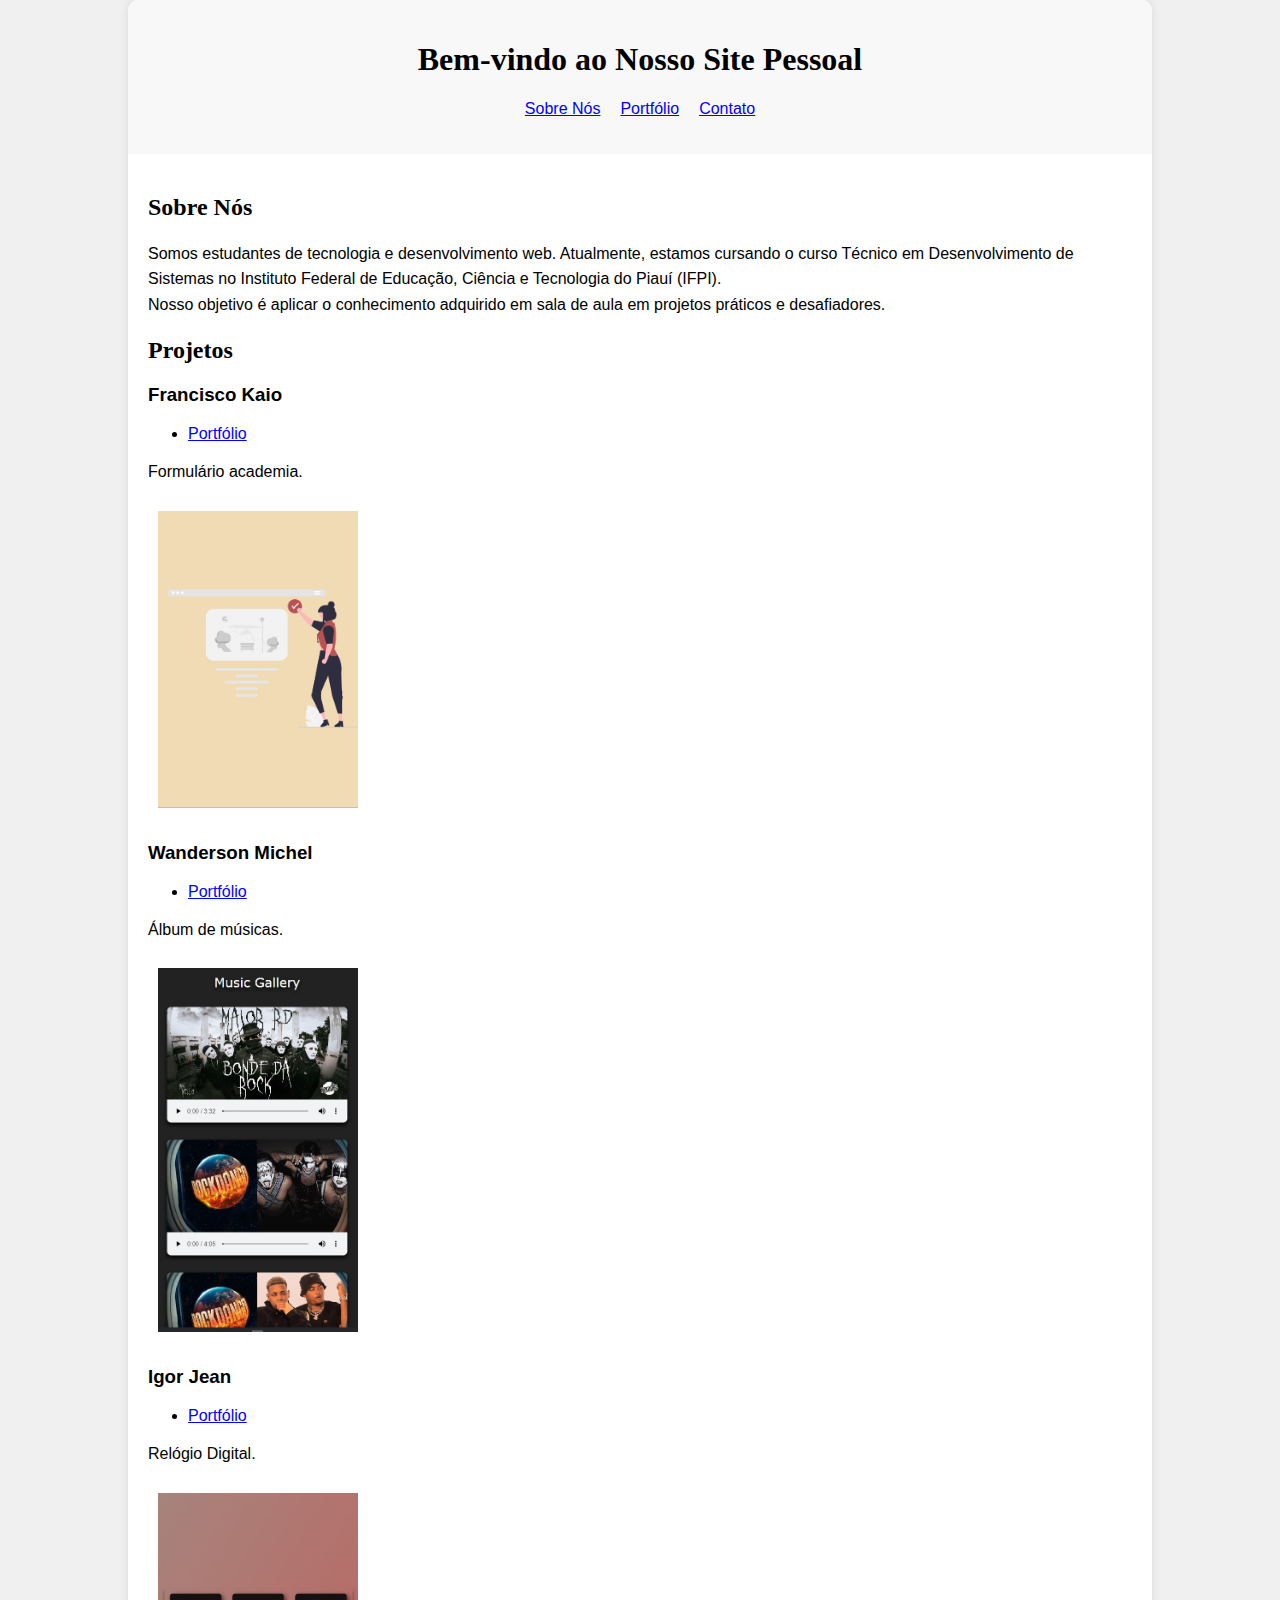
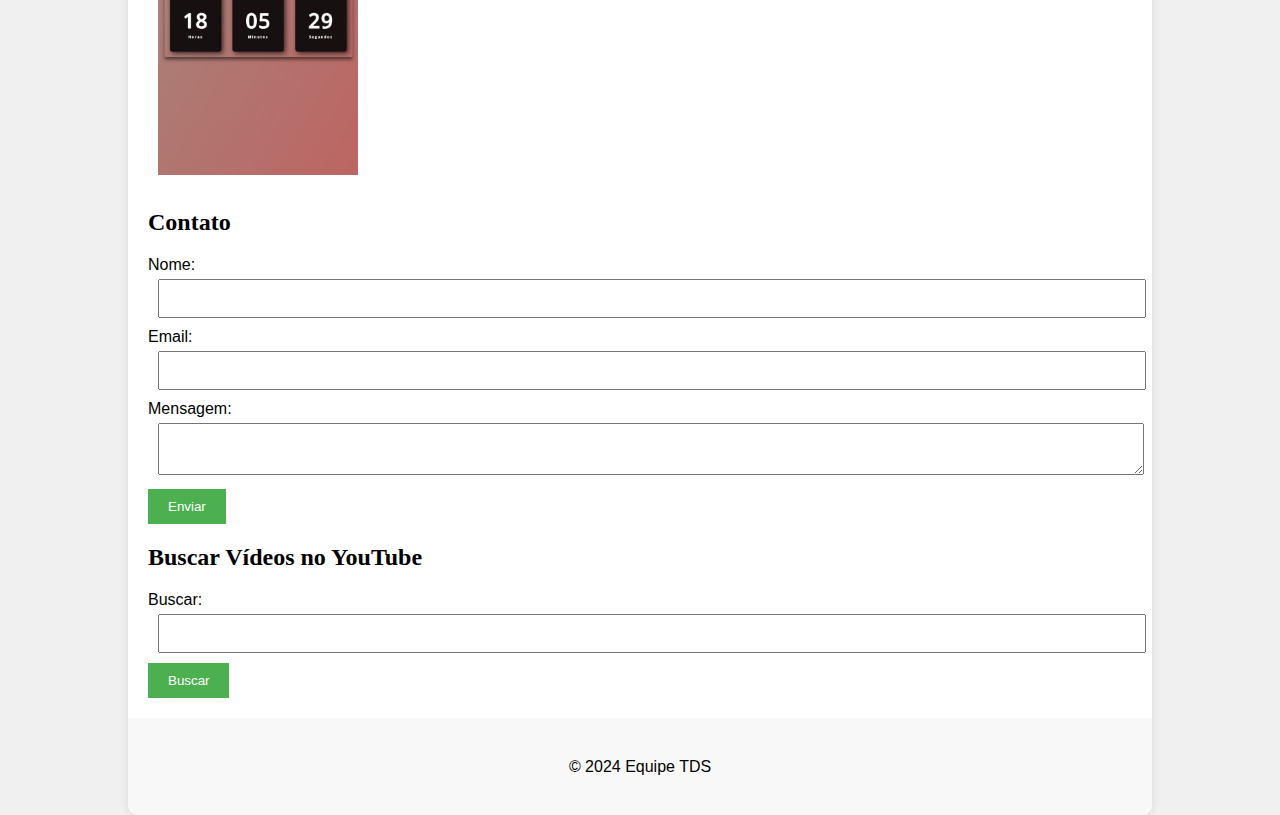
<file: avaliação/index.html>
<!DOCTYPE html>
<html lang="pt-BR">
<head>
    <meta charset="UTF-8">
    <title>Site Pessoal</title>
    <link rel="stylesheet" href="styles.css">
</head>
<body>
    <div class="container">
        <header>
            <h1>Bem-vindo ao Nosso Site Pessoal</h1>
            <nav>
                <ul>
                    <li><a href="#sobre">Sobre Nós</a></li>
                    <li><a href="#portfolio">Portfólio</a></li>
                    <li><a href="#contato">Contato</a></li>
                </ul>
            </nav>
        </header>

        <main>
            <section id="sobre">
                <h2>Sobre Nós</h2>
                <p>Somos estudantes de tecnologia e desenvolvimento web. Atualmente, estamos cursando o curso Técnico em Desenvolvimento de Sistemas no Instituto Federal de Educação, Ciência e Tecnologia do Piauí (IFPI).<br> Nosso objetivo é aplicar o conhecimento adquirido em sala de aula em projetos práticos e desafiadores.</p>
            </section>

            <section id="portfolio">
                <h2>Projetos</h2>

                <div class="projeto">
                    <h3>Francisco Kaio</h3>
                    <ul>
                        <li><a href="Portfolio%20Kaio/index.html" target="_blank">Portfólio</a></li>
                    </ul>
                    <p>Formulário academia.</p>
                    <a href="https://formulariotds.netlify.app" target="_blank">
                        <img src="Portfolio%20Kaio/img/academia.jpeg" alt="Projeto 1">
                    </a>
                </div>
                

                <div class="projeto">
                    <h3>Wanderson Michel</h3>
                    <ul>
                        <li><a href="Portifolio%20Wanderson/index.html" target="_blank">Portfólio</a></li>
                    </ul>
                    <p>Álbum de músicas.</p>
                    <a href="https://musica-gallery.netlify.app" target="_blank">
                        <img src="Portifolio%20Wanderson/img/projeto_1.jpeg" alt="Projeto 2">
                    </a>
                </div>
                

                <div class="projeto">
                    <h3>Igor Jean</h3>
                    <ul>
                        <li><a href="Portifolio%20Igor/index.html" target="_blank">Portfólio</a></li>
                    </ul>
                    <p>Relógio Digital.</p>
                    <a href="https://digitalrelodio.netlify.app" target="_blank">
                        <img src="Portifolio%20Igor/img/relogio.jpeg" alt="Projeto 3">
                    </a>
                </div>
            </section>

            <section id="contato">
                <h2>Contato</h2>
                <form action="mailto:example@example.com" method="post">
                    <label for="name">Nome:</label>
                    <input type="text" id="name" name="name" required>
                    <br>
                    <label for="email">Email:</label>
                    <input type="email" id="email" name="email" required>
                    <br>
                    <label for="message">Mensagem:</label>
                    <textarea id="message" name="message" required></textarea>
                    <br>
                    <input type="submit" value="Enviar">
                </form>

                <h2>Buscar Vídeos no YouTube</h2>
                <form action="https://www.youtube.com/results" method="get">
                    <label for="search">Buscar:</label>
                    <input type="text" id="search" name="search_query">
                    <input type="submit" value="Buscar">
                </form>
            </section>
        </main>

        <footer>
            <p>© 2024 Equipe TDS</p>
        </footer>
    </div>
</body>
</html>
</file>
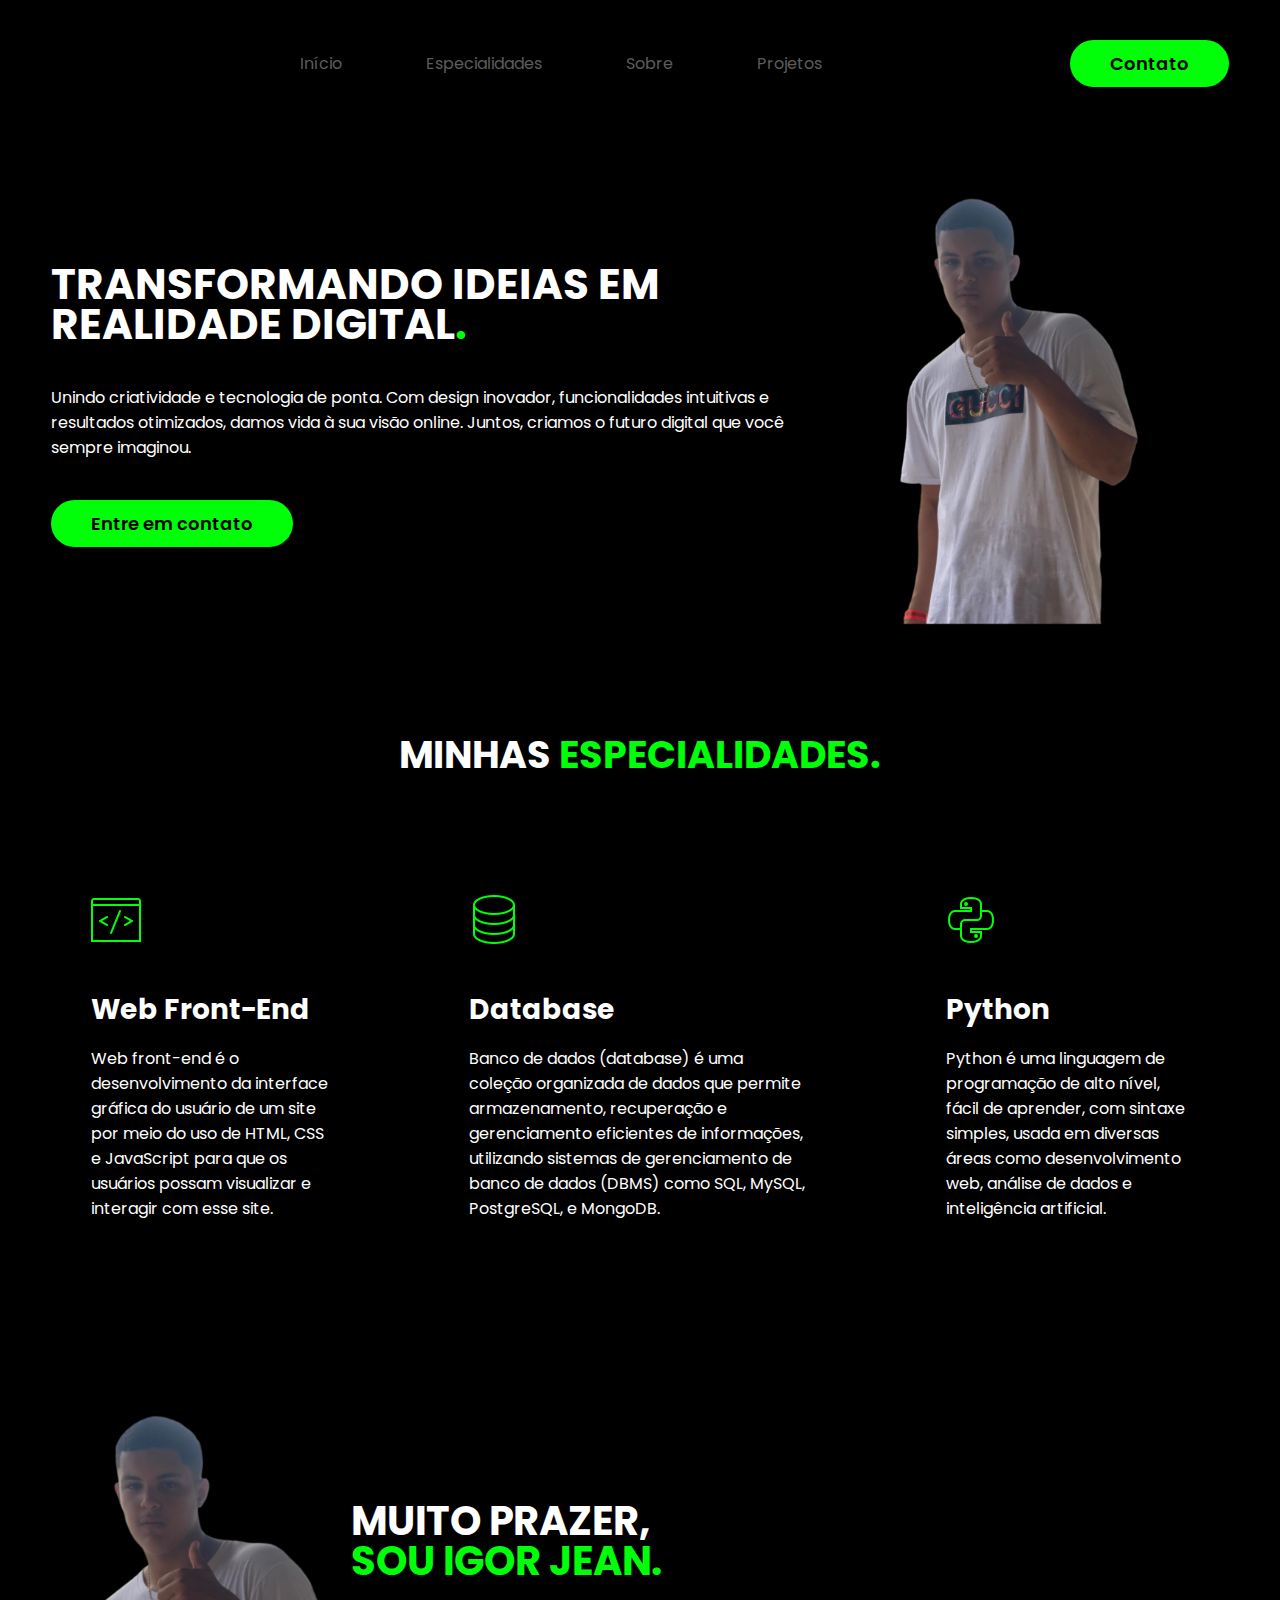
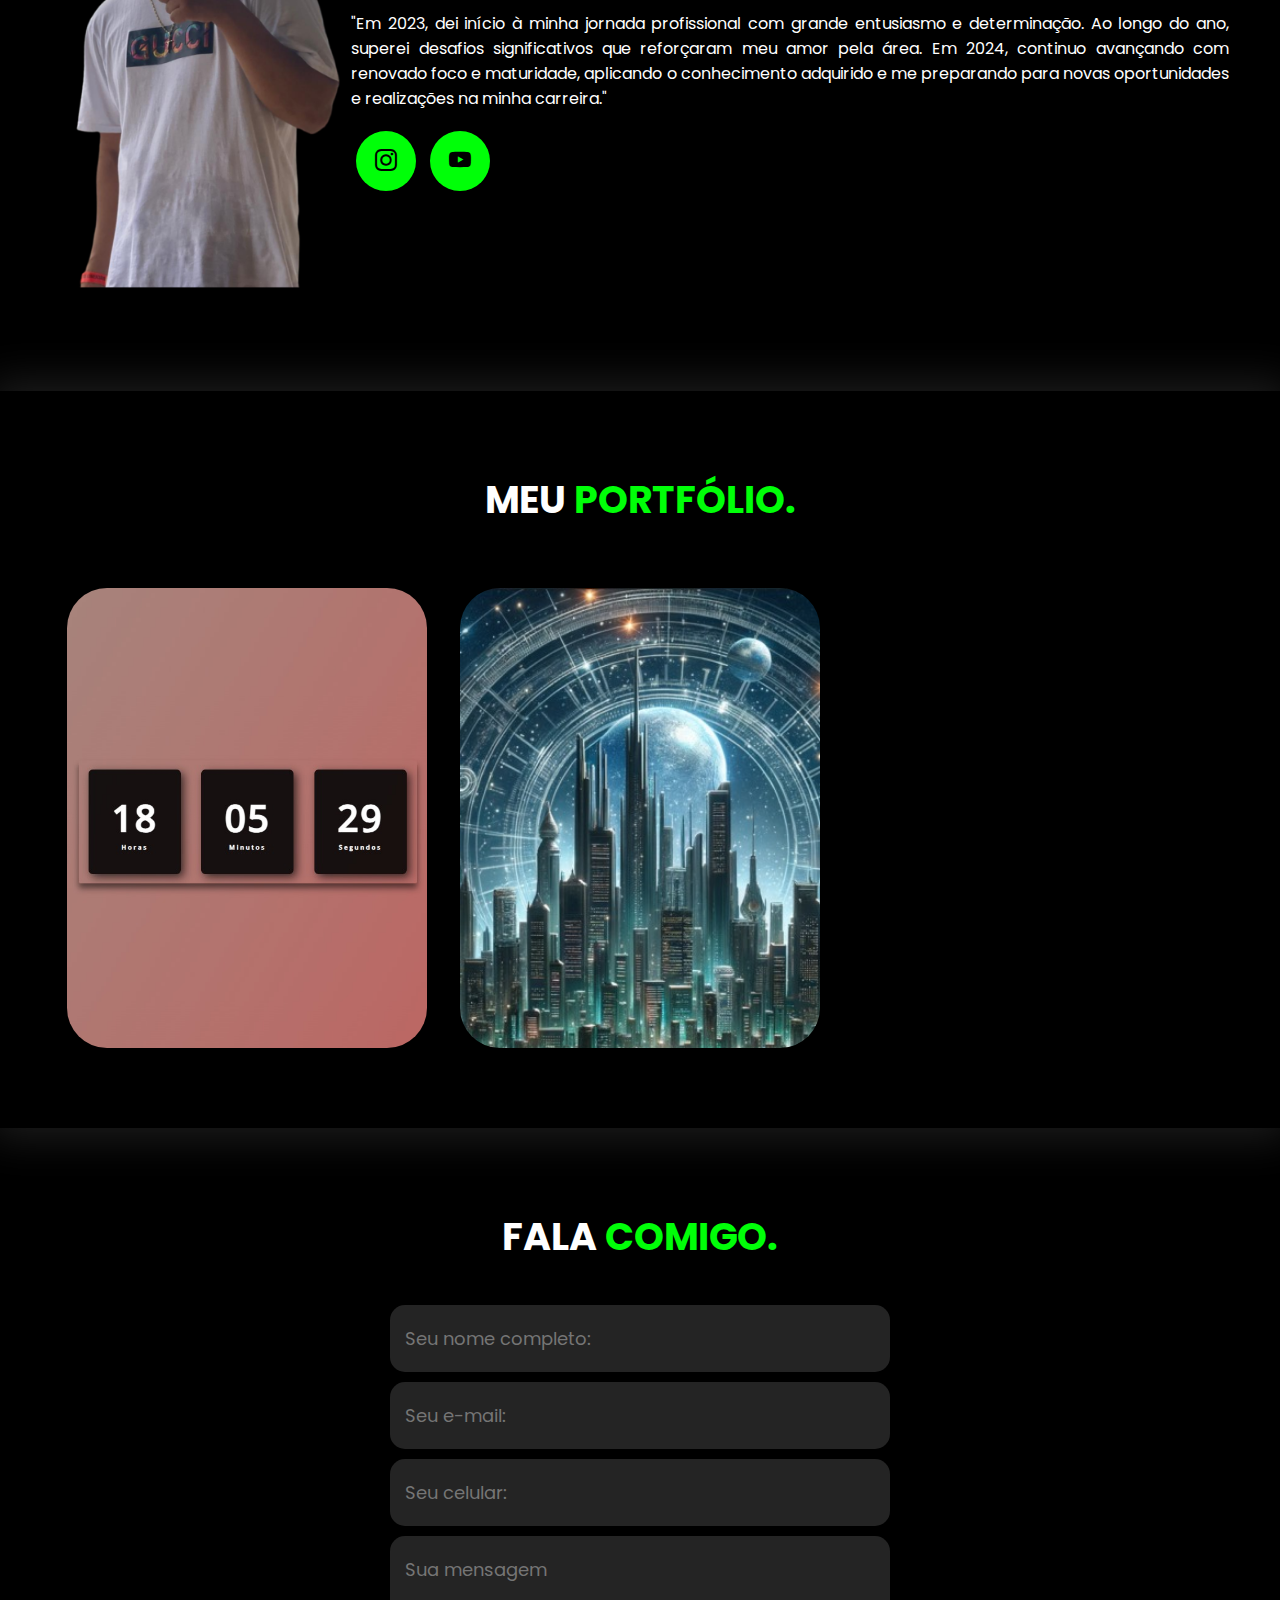
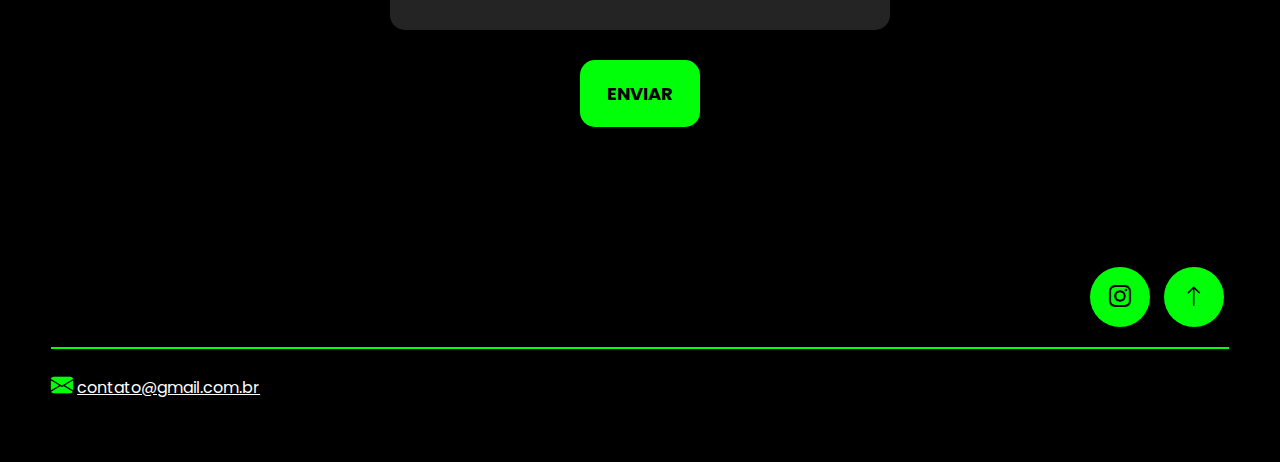
<file: avaliação/Portifolio Igor/index.html>
<!DOCTYPE html>
<html lang="pt-br">
<head>
    <meta charset="UTF-8">
    <meta name="viewport" content="width=device-width, initial-scale=1.0">
    <link rel="preconnect" href="https://fonts.googleapis.com">
    <link rel="preconnect" href="https://fonts.gstatic.com" crossorigin>
    <link href="https://fonts.googleapis.com/css2?family=Poppins:ital,wght@0,100;0,200;0,300;0,400;0,500;0,600;0,700;0,800;0,900;1,100;1,200;1,300;1,400;1,500;1,600;1,700;1,800;1,900&display=swap" rel="stylesheet">
    <link rel="stylesheet" href="https://cdn.jsdelivr.net/npm/bootstrap-icons@1.10.5/font/bootstrap-icons.css">
    <link rel="stylesheet" href="style.css">
    <script src="menu.js" defer></script>
    <title>Portifólio</title>
</head>
<body>
    
    <header>
        <div class="interface">
            <div class="logo">
                <a href="#">
                </a>
            </div>

            <nav class="menu-desktop">
                <ul>
                    <li><a href="index.html">Início</a></li>
                    <li><a href="#">Especialidades</a></li>
                    <li><a href="#">Sobre</a></li>
                    <li><a href="https://digitalrelodio.netlify.app" target="_blank">Projetos</a></li>
                </ul>
            </nav>

            <div class="btn-contato">
                <a href="#">
                    <button>Contato</button>
                </a>
            </div>

            <div class="btn-abrir-menu" id="btn-menu">
                <i class="bi bi-list"></i>
            </div>

            <div class="menu-mobile" id="menu-mobile">
                <div class="btn-fechar">
                    <i class="bi bi-x-lg"></i>
                </div>

                <nav>
                    <ul>
                        <li><a href="index.html">Início</a></li>
                        <li><a href="#">Especialidades</a></li>
                        <li><a href="#">Sobre</a></li>
                        <li><a href="https://digitalrelodio.netlify.app" target="_blank">Projetos</a></li>
                        <li><a href="#">Contato</a></li>
                    </ul>
                </nav>
            </div>

            <div class="overlay-menu" id="overlay-menu"></div>
        </div>
    </header>

    <main>
        <section class="topo-do-site">
            <div class="interface">
                <div class="flex">
                    <div class="txt-topo-site">
                        <h1>TRANSFORMANDO IDEIAS EM REALIDADE DIGITAL<span>.</span></h1>
                        <p>Unindo criatividade e tecnologia de ponta. Com design inovador, funcionalidades intuitivas e resultados otimizados, damos vida à sua visão online. Juntos, criamos o futuro digital que você sempre imaginou.</p>

                        <div class="btn-contato">
                            <a href="#">
                                <button>Entre em contato</button>
                            </a>
                        </div>
                    </div>

                    <div class="img-topo-site">
                        <img src="img/IGOR PNG.png" width="80%" alt="logo">
                    </div>
                </div>
            </div>
        </section>

        <section class="especiliadades">
            <div class="interface">
                <h2 class="titulo">MINHAS <span>ESPECIALIDADES.</span></h2>
                <div class="flex">
                    <div class="especialidades-box">
                        <i><img src="img/logo_frontend.png" alt="logo_frontend"></i>
                        <h3>Web Front-End</h3>
                        <p>Web front-end é o desenvolvimento da interface gráfica do usuário de um site por meio do uso de HTML, CSS e JavaScript para que os usuários possam visualizar e interagir com esse site.</p>
                    </div>
                    

                    <div class="especialidades-box">
                        <i><img src="img/logo_database.png" alt="logo_database"></i>
                        <h3>Database</h3>
                        <p>Banco de dados (database) é uma coleção organizada de dados que permite armazenamento, recuperação e gerenciamento eficientes de informações, utilizando sistemas de gerenciamento de banco de dados (DBMS) como SQL, MySQL, PostgreSQL, e MongoDB.</p>
                    </div>

                    <div class="especialidades-box">
                        <i><img src="img/logo_python.png" alt="logo_python" ></i>
                        <h3>Python</h3>
                        <p>Python é uma linguagem de programação de alto nível, fácil de aprender, com sintaxe simples, usada em diversas áreas como desenvolvimento web, análise de dados e inteligência artificial.</p>
                    </div>
                    
                </div>
            </div>
        </section>

        <section class="sobre">
            <div class="interface">
                <div class="flex">
                    <div class="img-sobre">
                        <img src="img/IGOR PNG.png" width="130%" alt="">
                    </div>

                    <div class="txt-sobre">
                        <h2>MUITO PRAZER, <span>SOU IGOR JEAN.</span></h2>
                        <p>"Em 2023, dei início à minha jornada profissional com grande entusiasmo e determinação. Ao longo do ano, superei desafios significativos que reforçaram meu amor pela área. Em 2024, continuo avançando com renovado foco e maturidade, aplicando o conhecimento adquirido e me preparando para novas oportunidades e realizações na minha carreira."</p>

                        <div class="btn-social">
                            <a href="https://www.instagram.com/igor_jean_086/"><button><i class="bi bi-instagram"></i></button></a>
                            <a href="https://www.youtube.com/"><button><i class="bi bi-youtube"></i></button></a>
                        </div>
                    </div>
                </div>
            </div>
        </section>

        <section class="portfolio">
            <div class="interface">
                <h2 class="titulo">MEU <span>PORTFÓLIO.</span></h2>
                
                <div class="flex">

                    <div class="img-port" style="background-image: url(img/relogio.jpeg);">
                        <div class="overlay">Relogio Digital</div>
                    </div>


                    <div class="img-port" style="background-image: url(img/ficcao.jpeg);">
                        <div class="overlay">Ficção científica</div>
                    </div>

                    <div class="img-port" style="background-image: url();">
                        <div class="overlay">EM ANDAMENTO...</div>
                    </div>
                </div>
            </div>
        </section>

        <section class="formulario">
            <div class="interface">
                <h2 class="titulo">FALA <span>COMIGO.</span></h2>

                <form action="">
                    <input type="text" name="" id="" placeholder="Seu nome completo:" required>
                    <input type="text" name="" id="" placeholder="Seu e-mail:" required>
                    <input type="text" name="" id="" placeholder="Seu celular:">
                    <textarea name="" id="" placeholder="Sua mensagem" required></textarea>
                    <div class="btn-enviar"><input type="submit" value="ENVIAR"></div>
                </form>
            </div>
        </section>
    </main>

    <footer>
        <div class="interface">
            <div class="line-footer">
                <div class="flex">
                    <div class="logo-footer">
                    </div>
                    <div class="btn-social">
                        <a href="https://www.instagram.com/kaiosantos.0" target="_blank"><button><i class="bi bi-instagram"></i></button></a>
                        <a href="index.html"><button><i class="bi bi-arrow-up"></i></button></a>
                    </div>
                    
                </div>
            </div>

            <div class="line-footer borda">
                <p><i class="bi bi-envelope-fill"></i> <a href="mailto:contato@gmail.com.br">contato@gmail.com.br</a></p>
            </div>

            
        </div>
    </footer>

</body>
</html>
</file>
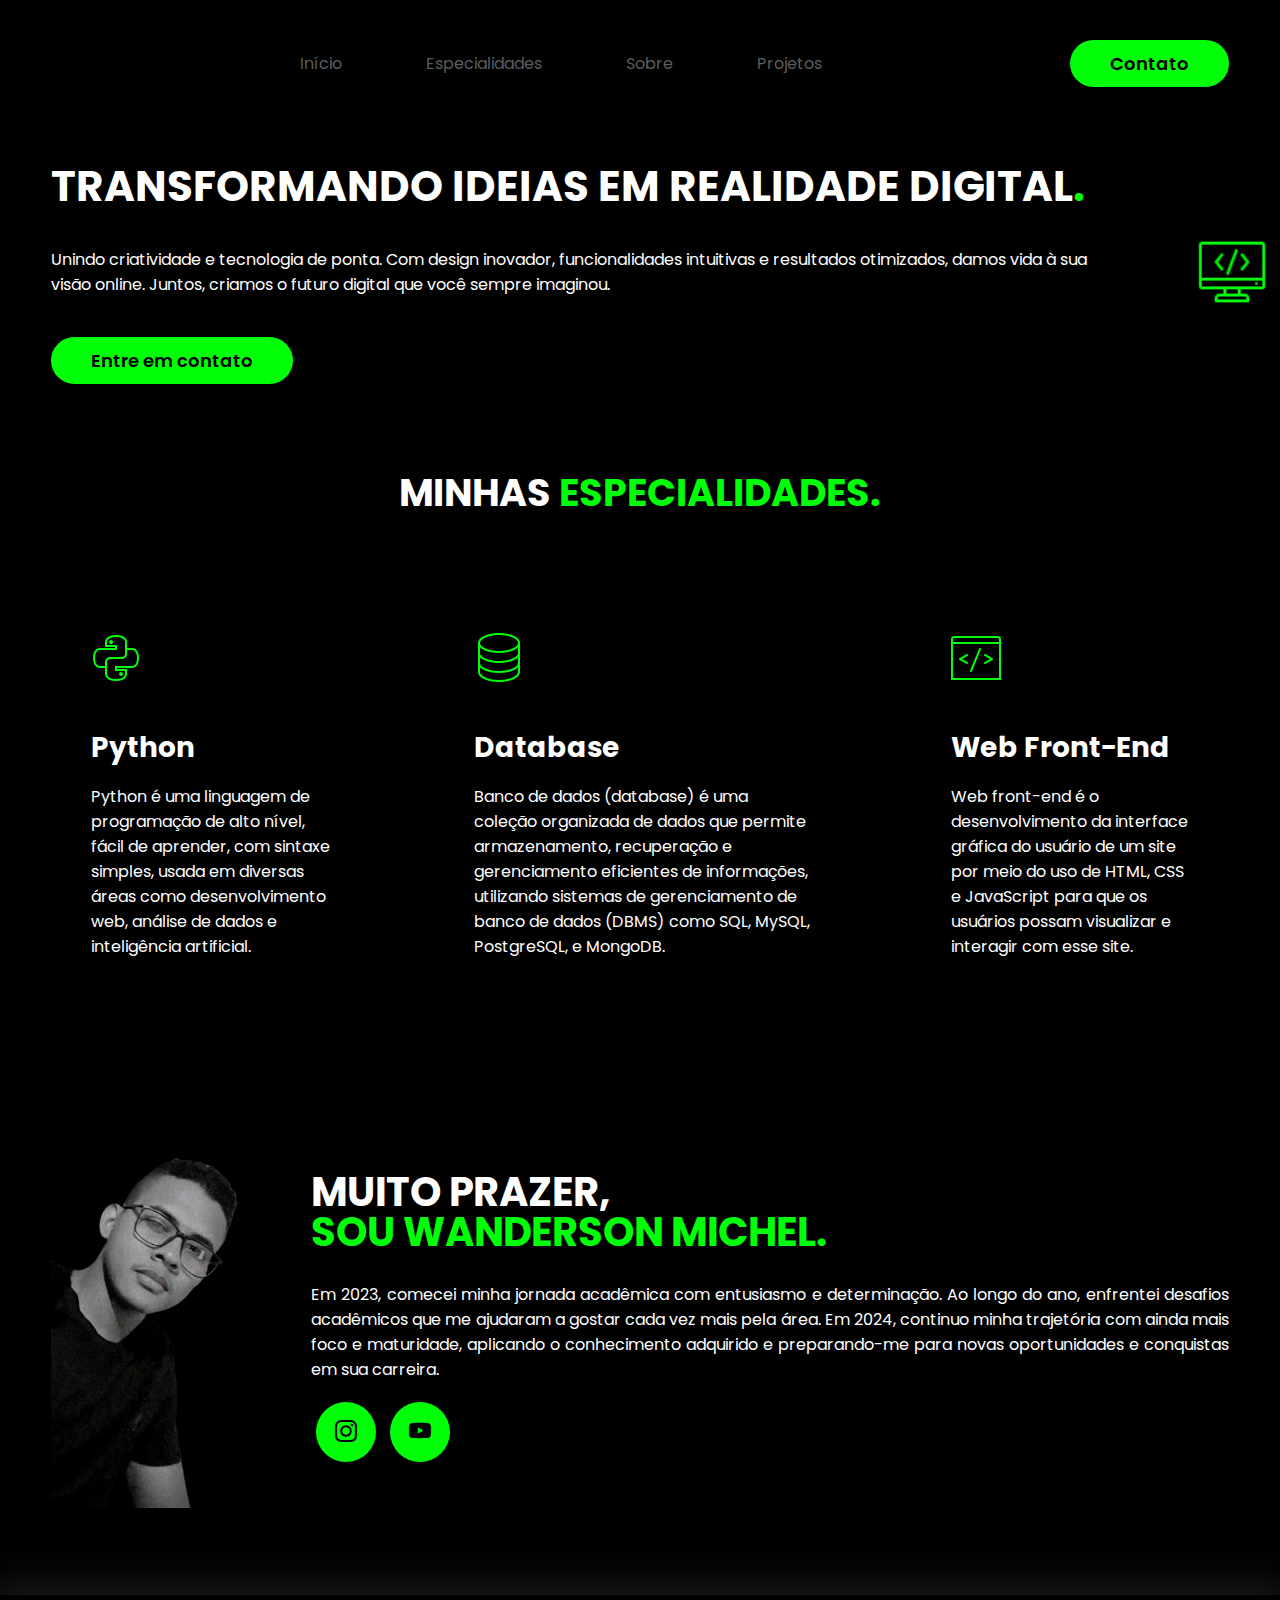
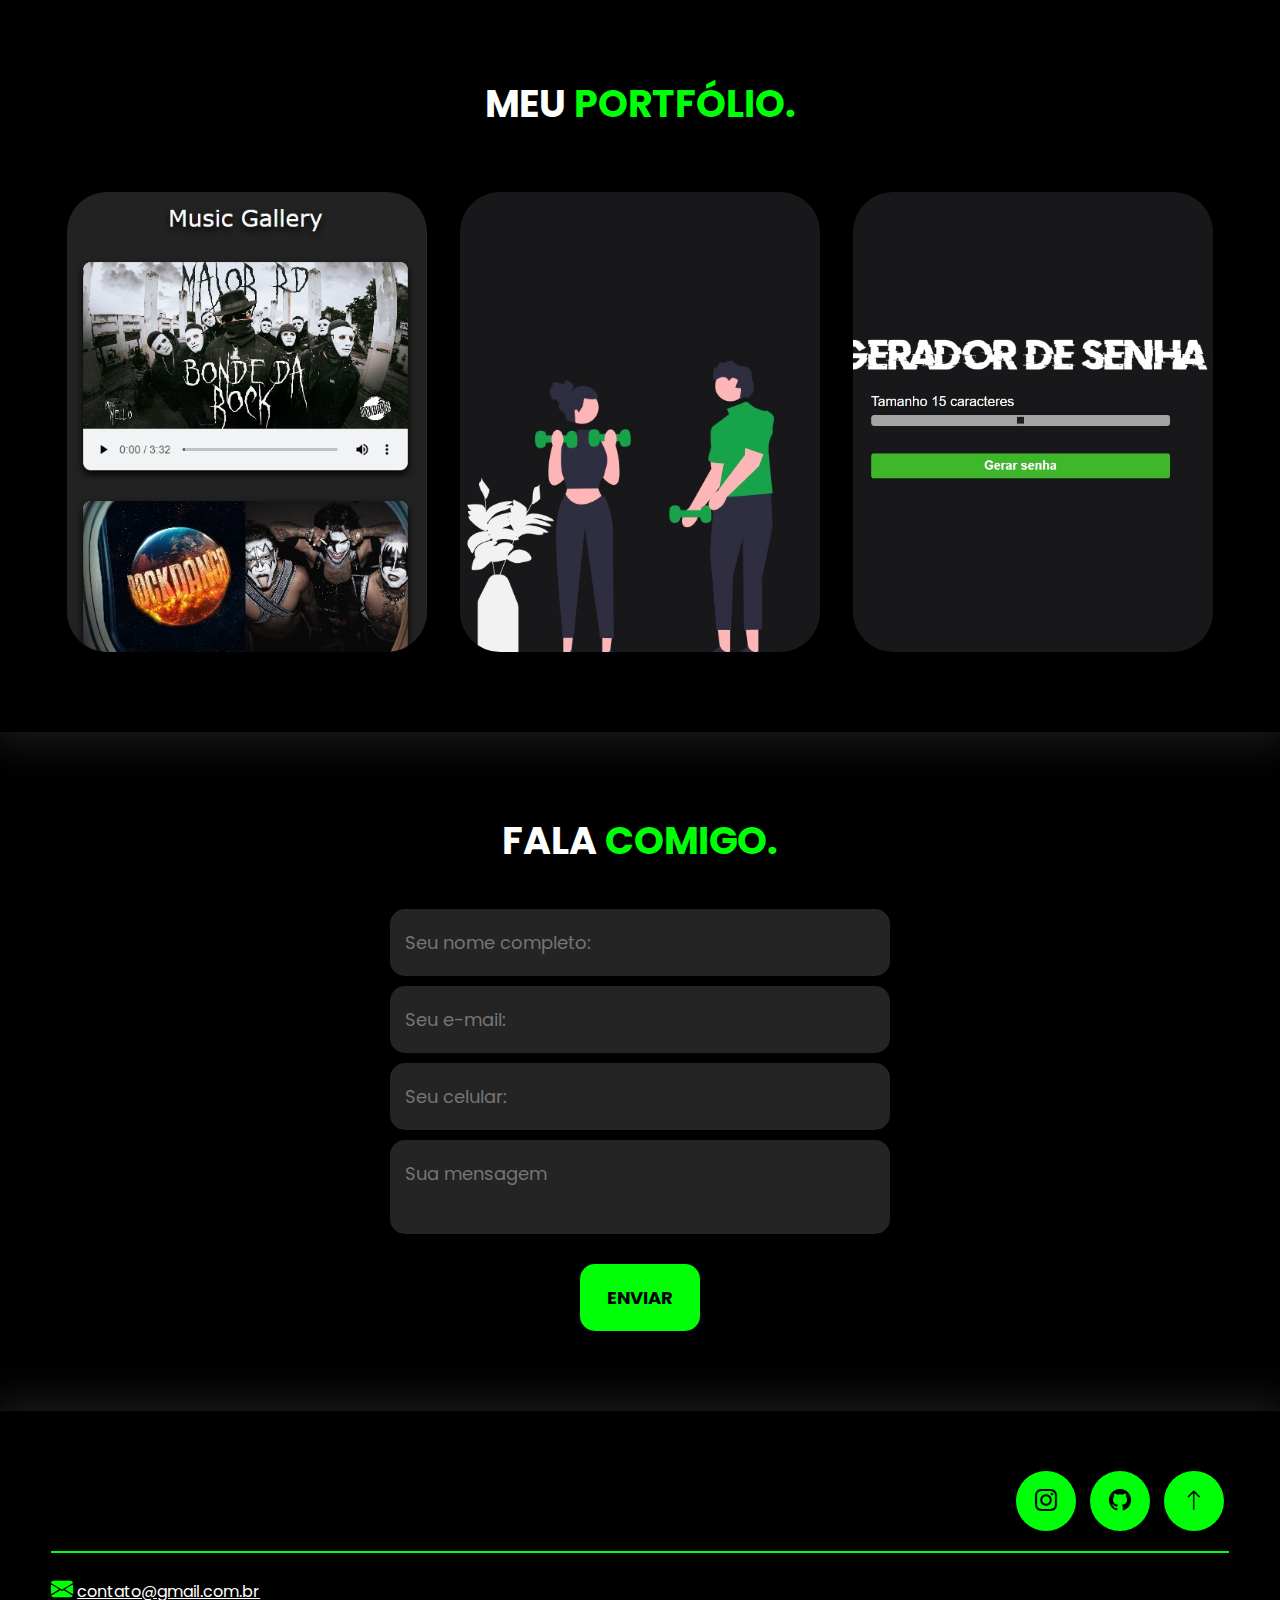
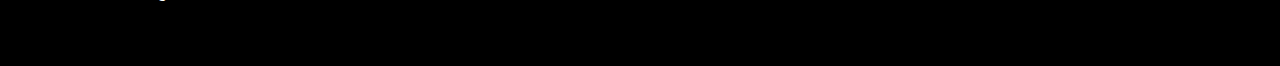
<file: avaliação/Portifolio Wanderson/index.html>
<!DOCTYPE html>
<html lang="pt-br">
<head>
    <meta charset="UTF-8">
    <meta name="viewport" content="width=device-width, initial-scale=1.0">
    <link rel="preconnect" href="https://fonts.googleapis.com">
    <link rel="preconnect" href="https://fonts.gstatic.com" crossorigin>
    <link href="https://fonts.googleapis.com/css2?family=Poppins:ital,wght@0,100;0,200;0,300;0,400;0,500;0,600;0,700;0,800;0,900;1,100;1,200;1,300;1,400;1,500;1,600;1,700;1,800;1,900&display=swap" rel="stylesheet">
    <link rel="stylesheet" href="https://cdn.jsdelivr.net/npm/bootstrap-icons@1.10.5/font/bootstrap-icons.css">
    <link rel="stylesheet" href="style.css">
    <script src="menu.js" defer></script>
    <title>Portifólio</title>
</head>
<body>
    
    <header>
        <div class="interface">
            <div class="logo">
                <a href="#">
                </a>
            </div>

            <nav class="menu-desktop">
                <ul>
                    <li><a href="index.html">Início</a></li>
                    <li><a href="#">Especialidades</a></li>
                    <li><a href="#">Sobre</a></li>
                    <li><a href="https://calculater-imc.netlify.app" target="_blank">Projetos</a></li>
                </ul>
            </nav>

            <div class="btn-contato">
                <a href="#">
                    <button>Contato</button>
                </a>
            </div>

            <div class="btn-abrir-menu" id="btn-menu">
                <i class="bi bi-list"></i>
            </div>

            <div class="menu-mobile" id="menu-mobile">
                <div class="btn-fechar">
                    <i class="bi bi-x-lg"></i>
                </div>

                <nav>
                    <ul>
                        <li><a href="index.html">Início</a></li>
                        <li><a href="#">Especialidades</a></li>
                        <li><a href="#">Sobre</a></li>
                        <li><a href="https://calculater-imc.netlify.app" target="_blank">Projetos</a></li>
                        <li><a href="#">Contato</a></li>
                    </ul>
                </nav>
            </div>

            <div class="overlay-menu" id="overlay-menu"></div>
        </div><!-- interface -->
    </header>

    <main>
        <section class="topo-do-site">
            <div class="interface">
                <div class="flex">
                    <div class="txt-topo-site">
                        <h1>TRANSFORMANDO IDEIAS EM REALIDADE DIGITAL<span>.</span></h1>
                        <p>Unindo criatividade e tecnologia de ponta. Com design inovador, funcionalidades intuitivas e resultados otimizados, damos vida à sua visão online. Juntos, criamos o futuro digital que você sempre imaginou.</p>

                        <div class="btn-contato">
                            <a href="#">
                                <button>Entre em contato</button>
                            </a>
                        </div>
                    </div>

                    <div class="img-topo-site">
                        <img src="img/logo_.png" width="220%" alt="">
                    </div>
                </div>
            </div>
        </section>

        <section class="especiliadades">
            <div class="interface">
                <h2 class="titulo">MINHAS <span>ESPECIALIDADES.</span></h2>
                <div class="flex">
                    <div class="especialidades-box">
                        <i><img src="img/logo_python.png" alt="logo_python" ></i>
                        <h3>Python</h3>
                        <p>Python é uma linguagem de programação de alto nível, fácil de aprender, com sintaxe simples, usada em diversas áreas como desenvolvimento web, análise de dados e inteligência artificial.</p>
                    </div>

                    <div class="especialidades-box">
                        <i><img src="img/logo_database.png" alt="logo_database"></i>
                        <h3>Database</h3>
                        <p>Banco de dados (database) é uma coleção organizada de dados que permite armazenamento, recuperação e gerenciamento eficientes de informações, utilizando sistemas de gerenciamento de banco de dados (DBMS) como SQL, MySQL, PostgreSQL, e MongoDB.</p>
                    </div>

                    <div class="especialidades-box">
                        <i><img src="img/logo_frontend.png" alt="logo_frontend"></i>
                        <h3>Web Front-End</h3>
                        <p>Web front-end é o desenvolvimento da interface gráfica do usuário de um site por meio do uso de HTML, CSS e JavaScript para que os usuários possam visualizar e interagir com esse site.</p>
                    </div>
                </div>
            </div>
        </section>

        <section class="sobre">
            <div class="interface">
                <div class="flex">
                    <div class="img-sobre">
                        <img src="img/foto.png" width="200">
                    </div>

                    <div class="txt-sobre">
                        <h2>MUITO PRAZER, <span>SOU WANDERSON MICHEL.</span></h2>
                        <p>Em 2023, comecei minha jornada acadêmica com entusiasmo e determinação. Ao longo do ano, enfrentei desafios acadêmicos que me ajudaram a gostar cada vez mais pela área. Em 2024, continuo minha trajetória com ainda mais foco e maturidade, aplicando o conhecimento adquirido e preparando-me para novas oportunidades e conquistas em sua carreira.</p>

                        <div class="btn-social">
                            <a href="https://www.instagram.com/wanderson_michell"><button><i class="bi bi-instagram"></i></button></a>
                            <a href="https://www.youtube.com/"><button><i class="bi bi-youtube"></i></button></a>
                        </div>
                    </div>
                </div>
            </div>
        </section>

        <section class="portfolio">
            <div class="interface">
                <h2 class="titulo">MEU <span>PORTFÓLIO.</span></h2>
                
                <div class="flex">
                    <div class="img-port" style="background-image: url(img/projeto_1.jpeg);">
                        <div class="overlay">Ficção científica</div>
                    </div>

                    <div class="img-port" style="background-image: url(img/projeto_2.jpeg);">
                        <div class="overlay">Formulário Academia</div>
                    </div>

                    <div class="img-port" style="background-image: url(img/projeto_3.jpeg);">
                        <div class="overlay">Gerador de Senha</div>
                    </div>
                </div>
            </div>
        </section>

        <section class="formulario">
            <div class="interface">
                <h2 class="titulo">FALA <span>COMIGO.</span></h2>

                <form action="">
                    <input type="text" name="" id="" placeholder="Seu nome completo:" required>
                    <input type="text" name="" id="" placeholder="Seu e-mail:" required>
                    <input type="text" name="" id="" placeholder="Seu celular:">
                    <textarea name="" id="" placeholder="Sua mensagem" required></textarea>
                    <div class="btn-enviar"><input type="submit" value="ENVIAR"></div>
                </form>
            </div>
        </section>
    </main>

    <footer>
        <div class="interface">
            <div class="line-footer">
                <div class="flex">
                    <div class="logo-footer">
                    </div>
                    <div class="btn-social">
                        <a href="https://www.instagram.com/wanderson_michell" target="_blank"><button><i class="bi bi-instagram"></i></button></a>
                        <a href="https://github.com/WandersonMichell" target="_blank"><button><i class="bi bi-github"></i></button></a>
                        <a href="index.html"><button><i class="bi bi-arrow-up"></i></button></a>
                    </div>
                </div>
            </div>

            <div class="line-footer borda">
                <p><i class="bi bi-envelope-fill"></i> <a href="mailto:contato@gmail.com.br">contato@gmail.com.br</a></p>
            </div>
        </div>
    </footer>

</body>
</html>
</file>
<file: avaliação/styles.css>
body {
    font-family: Arial, sans-serif;
    margin: 0;
    padding: 0;
    display: flex;
    justify-content: center;
    align-items: center;
    min-height: 100vh;
    background-color: #f0f0f0;
}

.container {
    width: 80%;
    max-width: 1200px;
    background-color: white;
    box-shadow: 0 0 10px rgba(0, 0, 0, 0.1);
    border-radius: 10px;
    overflow: hidden;
}

header, footer {
    background-color: #f8f8f8;
    padding: 20px;
    text-align: center;
}

nav ul {
    list-style: none;
    padding: 0;
    display: flex;
    justify-content: center;
}

nav ul li {
    margin: 0 10px;
}

main {
    padding: 20px;
}

h1, h2 {
    font-family: 'Georgia', serif;
}

p {
    line-height: 1.6;
}

a {
    text-decoration: underline;
    color: blue;
}

img {
    width: 200px;
    height: auto;
    margin: 10px;
    cursor: pointer;
}

.projeto {
    margin-bottom: 20px;
}

label {
    display: block;
    margin-top: 10px;
}

input[type="text"],
input[type="email"],
textarea {
    width: calc(100% - 20px);
    padding: 10px;
    margin-top: 5px;
    margin-left: 10px;
}

input[type="submit"] {
    padding: 10px 20px;
    background-color: #4CAF50;
    color: white;
    border: none;
    cursor: pointer;
    margin-top: 10px;
}
</file>
<file: avaliação/Portifolio Igor/style.css>
/* Estilo geral */
* {
    margin: 0;
    padding: 0;
    box-sizing: border-box;
    font-family: 'Poppins', sans-serif;
}

body {
    background-color: #000;
    height: 100vh;
}

.interface {
    max-width: 1280px;
    margin: 0 auto;
}

.flex {
    display: flex;
}

.btn-contato button {
    padding: 10px 40px;
    font-size: 18px;
    font-weight: 600;
    background-color: #00FF08;
    border: 0;
    border-radius: 30px;
    cursor: pointer;
    transition: .2s;
}

h2.titulo {
    color: #fff;
    font-size: 38px;
    text-align: center;
}

h2.titulo span {
    color: #00FF08;
}

button:hover,
form .btn-enviar input:hover {
    box-shadow: 0px 0px 8px #00ff08;
    transform: scale(1.05);
}

/* Estilo do cabeçalho */
header {
    padding: 40px 4%;
}

header > .interface {
    display: flex;
    align-items: center;
    justify-content: space-between;
}

header a {
    color: #5c5c5c;
    text-decoration: none;
    display: inline-block;
    transition: .2s;
}

header nav.menu-desktop a:hover {
    color: #fff;
    transform: scale(1.05);
}

header nav ul {
    list-style-type: none;
}

header nav.menu-desktop ul li {
    display: inline-block;
    padding: 0 40px;
}

/* Estilo do menu mobile */
.btn-abrir-menu {
    display: none;
}

.btn-abrir-menu i {
    color: #00FF08;
    font-size: 40px;
}

.menu-mobile {
    background-color: #000;
    height: 100vh;
    position: fixed;
    top: 0;
    right: 0;
    z-index: 99999;
    width: 0%;
    overflow: hidden;
    transition: .5s;
}

.menu-mobile.abrir-menu {
    width: 70%;
}

.menu-mobile.abrir-menu ~ .overlay-menu {
    display: block;
}

.menu-mobile .btn-fechar {
    padding: 20px 5%;
}

.menu-mobile .btn-fechar i {
    color: #00FF08;
    font-size: 30px;
}

.menu-mobile nav ul {
    text-align: right;
}

.menu-mobile nav ul li a {
    color: #fff;
    font-size: 20px;
    font-weight: 300;
    padding: 20px 8%;
    display: block;
}

.menu-mobile nav ul li a:hover {
    background-color: #00FF08;
    color: #000;
}

.overlay-menu {
    background-color: #000000df;
    width: 100%;
    height: 100%;
    position: fixed;
    top: 0;
    left: 0;
    z-index: 88888;
    display: none;
}

/* Estilo do topo do site */
section.topo-do-site {
    padding: 40px 4%;
}

section.topo-do-site .flex {
    align-items: center;
    justify-content: center;
    gap: 90px;
}

.topo-do-site h1 {
    color: #fff;
    font-size: 42px;
    line-height: 40px;
}

.topo-do-site .txt-topo-site h1 span {
    color: #00FF08;
}

.topo-do-site .txt-topo-site p {
    color: #fff;
    margin: 40px 0;
}

.topo-do-site .img-topo-site img {
    position: relative;
    animation: flutuar 2s ease-in-out infinite alternate;
}

@keyframes flutuar {
    0% {
        top: 0;
    }

    100% {
        top: 30px;
    }
}

/* Estilo das especialidades */
section.especiliadades {
    padding: 40px 4%;
}

section.especiliadades .flex {
    gap: 60px;
}

.especiliadades .especialidades-box {
    color: #fff;
    padding: 40px;
    border-radius: 20px;
    margin-top: 45px;
    transition: .2s;
}

.especiliadades .especialidades-box:hover {
    transform: scale(1.05);
    box-shadow: 0 0 20px #ffffff78;
}

.especiliadades .especialidades-box i {
    font-size: 70px;
    color: #00FF08;
}

.especiliadades .especialidades-box h3 {
    font-size: 28px;
    margin: 15px 0;
}

/* Estilo do sobre */
section.sobre {
    padding: 80px 4%;
}

section.sobre .flex {
    align-items: center;
    gap: 60px;
}

.sobre .txt-sobre {
    color: #fff;
}

.sobre .txt-sobre h2 {
    font-size: 40px;
    line-height: 40px;
    margin-bottom: 30px;
}

.sobre .txt-sobre h2 span {
    color: #00FF08;
    display: block;
}

.sobre .txt-sobre p {
    margin: 20px 0;
    text-align: justify;
}

.btn-social button {
    width: 60px;
    height: 60px;
    border-radius: 50%;
    border: none;
    background-color: #00FF08;
    font-size: 22px;
    cursor: pointer;
    margin: 0 5px;
    transition: .2s;
}

/* Estilo do portfólio */
section.portfolio {
    padding: 80px 4%;
    box-shadow: 0 0 40px 10px #ffffff1d;
}

section.portfolio .flex {
    justify-content: space-around;
    margin-top: 60px;
}

.img-port {
    width: 360px;
    height: 460px;
    background-size: cover;
    background-position: 100% 0%;
    transition: 8s;
    cursor: pointer;
    border-radius: 40px;
    position: relative;
}

.img-port:hover {
    background-position: 100% 100%;
}

.overlay {
    position: absolute;
    top: 0;
    left: 0;
    width: 100%;
    height: 100%;
    background-color: #000000b8;
    border-radius: 40px;
    display: flex;
    align-items: center;
    justify-content: center;
    font-size: 24px;
    font-weight: 600;
    color: #fff;
    opacity: 0;
    transition: .5s;
}

.overlay:hover {
    opacity: 1;
}

/* Estilo do formulário de contato */
section.formulario {
    padding: 80px 4%;
}

form {
    max-width: 500px;
    margin: 0 auto;
    display: flex;
    justify-content: center;
    flex-direction: column;
    gap: 10px;
    margin-top: 40px;
}

form input,
form textarea {
    width: 100%;
    background-color: #242424;
    border: 0;
    outline: 0;
    padding: 20px 15px;
    border-radius: 15px;
    color: #fff;
    font-size: 18px;
}

form textarea {
    resize: none;
    max-height: 200px;
}

form .btn-enviar {
    margin-top: 20px;
    text-align: center;
}

form .btn-enviar input {
    width: 120px;
    background-color: #00FF08;
    color: #000;
    font-weight: 700;
    cursor: pointer;
    transition: .2s;
}

/* Estilo do rodapé */
footer {
    padding: 40px 4%;
    box-shadow: 0 0 40px 10px #ffffff00;
}

footer .flex {
    justify-content: space-between;
}

footer .line-footer {
    padding: 20px 0;
}

.borda {
    border-top: 2px solid #00FF08;
}

footer .line-footer p i {
    color: #00FF08;
    font-size: 22px;
}

footer .line-footer p a {
    color: #fff;
}

/* Media queries */
@media screen and (max-width: 1020px) {
    .flex {
        flex-direction: column;
    }

    .topo-do-site .flex {
        flex-direction: column-reverse;
    }

    h2.titulo {
        font-size: 34px;
        line-height: 30px;
    }

    .menu-desktop,
    .btn-contato {
        display: none;
    }

    section.topo-do-site .flex {
        gap: 40px;
    }

    section.topo-do-site {
        padding: 20px 8%;
    }

    .topo-do-site h1 {
        font-size: 30px;
    }

    .topo-do-site .img-topo-site img {
        width: 100%;
    }

    section.especiliadades {
        padding: 40px 8%;
    }

    section.sobre {
        padding: 80px 8%;
    }

    .sobre .txt-sobre h2 {
        font-size: 34px;
        line-height: 35px;
        text-align: center;
    }

    .btn-social {
        text-align: center;
    }

    .img-sobre img {
        width: 100%;
    }

    section.portfolio {
        padding: 80px 8%;
    }

    .img-port {
        width: 100%;
        max-width: 360px;
        margin: 0 auto;
    }

    footer .flex {
        flex-direction: column;
        gap: 30px;
    }

    footer .line-footer {
        text-align: center;
    }
}
</file>
<file: avaliação/Portifolio Wanderson/style.css>
/* Estilo geral */
* {
    margin: 0;
    padding: 0;
    box-sizing: border-box;
    font-family: 'Poppins', sans-serif;
}

body {
    background-color: #000;
    height: 100vh;
}

.interface {
    max-width: 1280px;
    margin: 0 auto;
}

.flex {
    display: flex;
}

.btn-contato button {
    padding: 10px 40px;
    font-size: 18px;
    font-weight: 600;
    background-color: #00FF08;
    border: 0;
    border-radius: 30px;
    cursor: pointer;
    transition: .2s;
}

h2.titulo {
    color: #fff;
    font-size: 38px;
    text-align: center;
}

h2.titulo span {
    color: #00FF08;
}

button:hover,
form .btn-enviar input:hover {
    box-shadow: 0px 0px 8px #00ff08;
    transform: scale(1.05);
}

/* Estilo do cabeçalho */
header {
    padding: 40px 4%;
}

header > .interface {
    display: flex;
    align-items: center;
    justify-content: space-between;
}

header a {
    color: #5c5c5c;
    text-decoration: none;
    display: inline-block;
    transition: .2s;
}

header nav.menu-desktop a:hover {
    color: #fff;
    transform: scale(1.05);
}

header nav ul {
    list-style-type: none;
}

header nav.menu-desktop ul li {
    display: inline-block;
    padding: 0 40px;
}

/* Estilo do menu mobile */
.btn-abrir-menu {
    display: none;
}

.btn-abrir-menu i {
    color: #00FF08;
    font-size: 40px;
}

.menu-mobile {
    background-color: #000;
    height: 100vh;
    position: fixed;
    top: 0;
    right: 0;
    z-index: 99999;
    width: 0%;
    overflow: hidden;
    transition: .5s;
}

.menu-mobile.abrir-menu {
    width: 70%;
}

.menu-mobile.abrir-menu ~ .overlay-menu {
    display: block;
}

.menu-mobile .btn-fechar {
    padding: 20px 5%;
}

.menu-mobile .btn-fechar i {
    color: #00FF08;
    font-size: 30px;
}

.menu-mobile nav ul {
    text-align: right;
}

.menu-mobile nav ul li a {
    color: #fff;
    font-size: 20px;
    font-weight: 300;
    padding: 20px 8%;
    display: block;
}

.menu-mobile nav ul li a:hover {
    background-color: #00FF08;
    color: #000;
}

.overlay-menu {
    background-color: #000000df;
    width: 100%;
    height: 100%;
    position: fixed;
    top: 0;
    left: 0;
    z-index: 88888;
    display: none;
}

/* Estilo do topo do site */
section.topo-do-site {
    padding: 40px 4%;
}

section.topo-do-site .flex {
    align-items: center;
    justify-content: center;
    gap: 90px;
}

.topo-do-site h1 {
    color: #fff;
    font-size: 42px;
    line-height: 40px;
}

.topo-do-site .txt-topo-site h1 span {
    color: #00FF08;
}

.topo-do-site .txt-topo-site p {
    color: #fff;
    margin: 40px 0;
}

.topo-do-site .img-topo-site img {
    position: relative;
    animation: flutuar 2s ease-in-out infinite alternate;
}

@keyframes flutuar {
    0% {
        top: 0;
    }

    100% {
        top: 30px;
    }
}

/* Estilo das especialidades */
section.especiliadades {
    padding: 40px 4%;
}

section.especiliadades .flex {
    gap: 60px;
}

.especiliadades .especialidades-box {
    color: #fff;
    padding: 40px;
    border-radius: 20px;
    margin-top: 45px;
    transition: .2s;
}

.especiliadades .especialidades-box:hover {
    transform: scale(1.05);
    box-shadow: 0 0 20px #ffffff78;
}

.especiliadades .especialidades-box i {
    font-size: 70px;
    color: #00FF08;
}

.especiliadades .especialidades-box h3 {
    font-size: 28px;
    margin: 15px 0;
}

/* Estilo do sobre */
section.sobre {
    padding: 80px 4%;
}

section.sobre .flex {
    align-items: center;
    gap: 60px;
}

.sobre .txt-sobre {
    color: #fff;
}

.sobre .txt-sobre h2 {
    font-size: 40px;
    line-height: 40px;
    margin-bottom: 30px;
}

.sobre .txt-sobre h2 span {
    color: #00FF08;
    display: block;
}

.sobre .txt-sobre p {
    margin: 20px 0;
    text-align: justify;
}

.btn-social button {
    width: 60px;
    height: 60px;
    border-radius: 50%;
    border: none;
    background-color: #00FF08;
    font-size: 22px;
    cursor: pointer;
    margin: 0 5px;
    transition: .2s;
}

/* Estilo do portfólio */
section.portfolio {
    padding: 80px 4%;
    box-shadow: 0 0 40px 10px #ffffff1d;
}

section.portfolio .flex {
    justify-content: space-around;
    margin-top: 60px;
}

.img-port {
    width: 360px;
    height: 460px;
    background-size: cover;
    background-position: 100% 0%;
    transition: 8s;
    cursor: pointer;
    border-radius: 40px;
    position: relative;
}

.img-port:hover {
    background-position: 100% 100%;
}

.overlay {
    position: absolute;
    top: 0;
    left: 0;
    width: 100%;
    height: 100%;
    background-color: #000000b8;
    border-radius: 40px;
    display: flex;
    align-items: center;
    justify-content: center;
    font-size: 24px;
    font-weight: 600;
    color: #fff;
    opacity: 0;
    transition: .5s;
}

.overlay:hover {
    opacity: 1;
}

/* Estilo do formulário de contato */
section.formulario {
    padding: 80px 4%;
}

form {
    max-width: 500px;
    margin: 0 auto;
    display: flex;
    justify-content: center;
    flex-direction: column;
    gap: 10px;
    margin-top: 40px;
}

form input,
form textarea {
    width: 100%;
    background-color: #242424;
    border: 0;
    outline: 0;
    padding: 20px 15px;
    border-radius: 15px;
    color: #fff;
    font-size: 18px;
}

form textarea {
    resize: none;
    max-height: 200px;
}

form .btn-enviar {
    margin-top: 20px;
    text-align: center;
}

form .btn-enviar input {
    width: 120px;
    background-color: #00FF08;
    color: #000;
    font-weight: 700;
    cursor: pointer;
    transition: .2s;
}

/* Estilo do rodapé */
footer {
    padding: 40px 4%;
    box-shadow: 0 0 40px 10px #ffffff1d;
}

footer .flex {
    justify-content: space-between;
}

footer .line-footer {
    padding: 20px 0;
}

.borda {
    border-top: 2px solid #00FF08;
}

footer .line-footer p i {
    color: #00FF08;
    font-size: 22px;
}

footer .line-footer p a {
    color: #fff;
}

/* Media queries */
@media screen and (max-width: 1020px) {
    .flex {
        flex-direction: column;
    }

    .topo-do-site .flex {
        flex-direction: column-reverse;
    }

    h2.titulo {
        font-size: 34px;
        line-height: 30px;
    }

    .menu-desktop,
    .btn-contato {
        display: none;
    }

    section.topo-do-site .flex {
        gap: 40px;
    }

    section.topo-do-site {
        padding: 20px 8%;
    }

    .topo-do-site h1 {
        font-size: 30px;
    }

    .topo-do-site .img-topo-site img {
        width: 100%;
    }

    section.especiliadades {
        padding: 40px 8%;
    }

    section.sobre {
        padding: 80px 8%;
    }

    .sobre .txt-sobre h2 {
        font-size: 34px;
        line-height: 35px;
        text-align: center;
    }

    .btn-social {
        text-align: center;
    }

    .img-sobre img {
        width: 100%;
    }

    section.portfolio {
        padding: 80px 8%;
    }

    .img-port {
        width: 100%;
        max-width: 360px;
        margin: 0 auto;
    }

    footer .flex {
        flex-direction: column;
        gap: 30px;
    }

    footer .line-footer {
        text-align: center;
    }
}
</file>
